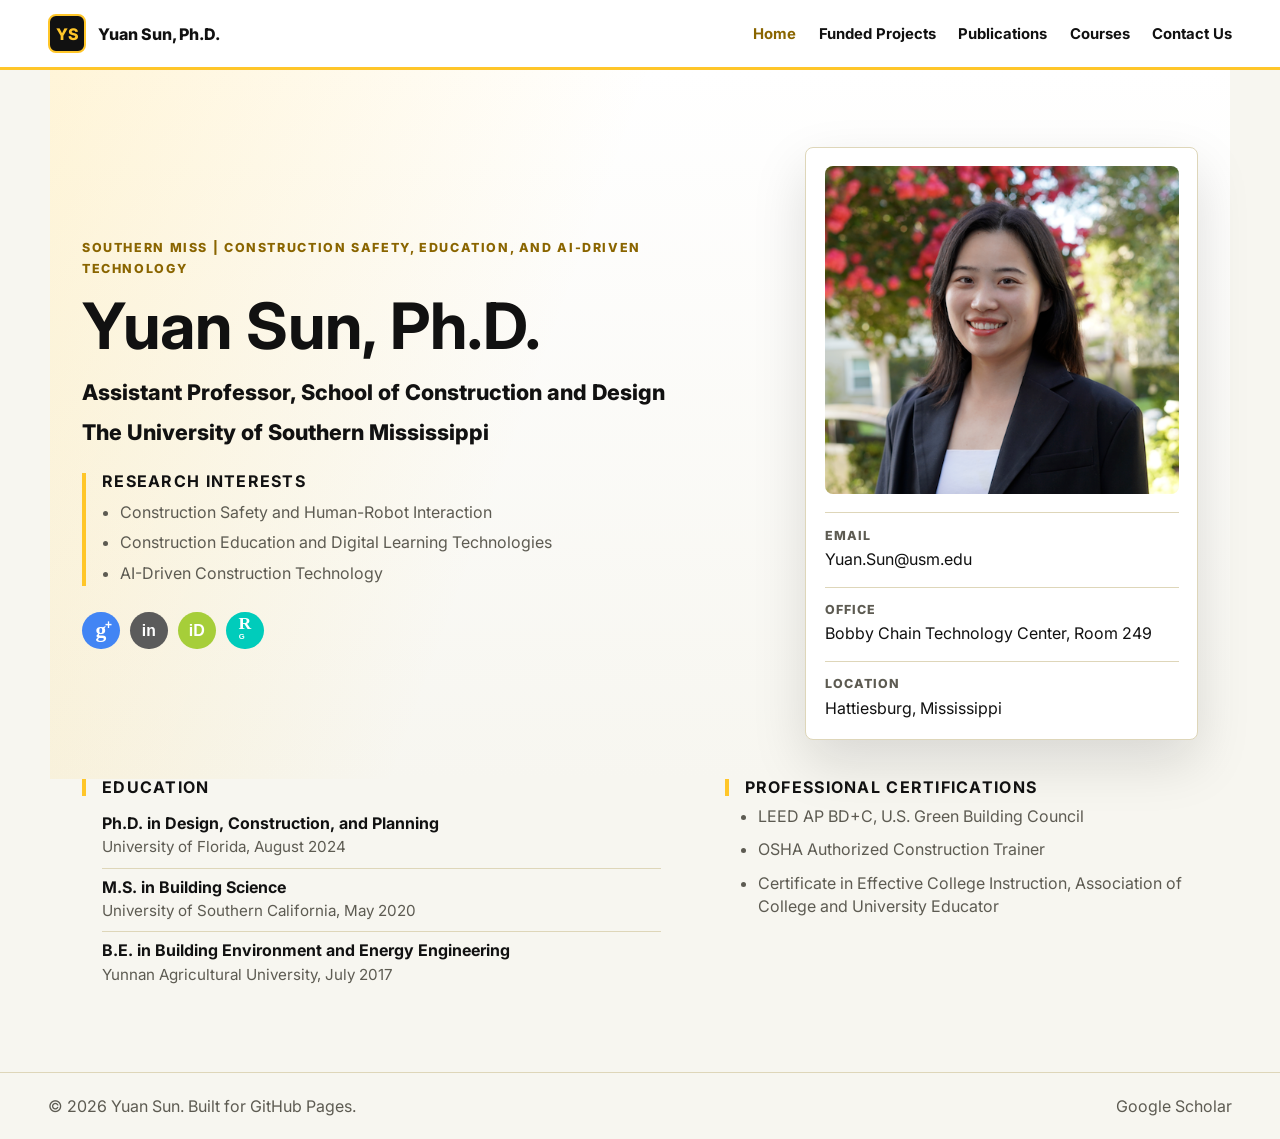
<file: index.html>
<!doctype html>
<html lang="en">
  <head>
    <meta charset="utf-8">
    <meta name="viewport" content="width=device-width, initial-scale=1">
    <meta name="description" content="Academic website for Yuan Sun, Ph.D., Assistant Professor at The University of Southern Mississippi.">
    <title>Yuan Sun, Ph.D. | Home</title>
    <link rel="preconnect" href="https://fonts.googleapis.com">
    <link rel="preconnect" href="https://fonts.gstatic.com" crossorigin>
    <link href="https://fonts.googleapis.com/css2?family=Inter:wght@400;500;600;700;800&display=swap" rel="stylesheet">
    <link rel="stylesheet" href="styles.css">
  </head>
  <body>
    <header class="site-header">
      <a class="brand" href="index.html" aria-label="Yuan Sun home">
        <span class="brand-mark">YS</span>
        <span>Yuan Sun, Ph.D.</span>
      </a>
      <button class="menu-toggle" type="button" aria-label="Open navigation" aria-expanded="false">
        <span></span><span></span><span></span>
      </button>
      <nav class="nav" aria-label="Primary navigation">
        <a class="active" href="index.html">Home</a>
        <a href="funded-projects.html">Funded Projects</a>
        <a href="publications.html">Publications</a>
        <a href="courses.html">Courses</a>
        <a href="contact.html">Contact Us</a>
      </nav>
    </header>

    <main>
      <section class="hero">
        <div class="hero-copy">
          <p class="eyebrow">Southern Miss | Construction safety, education, and AI-driven technology</p>
          <h1>Yuan Sun, Ph.D.</h1>
          <p class="hero-title">Assistant Professor, School of Construction and Design</p>
          <p class="hero-title">The University of Southern Mississippi</p>
          <div class="research-interests">
            <h2>Research Interests</h2>
            <ul>
              <li>Construction Safety and Human-Robot Interaction</li>
              <li>Construction Education and Digital Learning Technologies</li>
              <li>AI-Driven Construction Technology</li>
            </ul>
          </div>
          <div class="profile-links" aria-label="Academic and professional profiles">
            <a class="profile-link scholar" href="https://scholar.google.com/citations?user=ZSVhJ6EAAAAJ&hl=EN" target="_blank" rel="noreferrer" aria-label="Google Scholar profile" title="Google Scholar">
              <span>g</span>
              <strong>Google Scholar</strong>
            </a>
            <a class="profile-link linkedin" href="https://www.linkedin.com/in/yuan-sun-b4b125183/" target="_blank" rel="noreferrer" aria-label="LinkedIn profile" title="LinkedIn">
              <span>in</span>
              <strong>LinkedIn</strong>
            </a>
            <a class="profile-link orcid" href="https://orcid.org/0000-0001-5381-0857" target="_blank" rel="noreferrer" aria-label="ORCID profile" title="ORCiD">
              <span>iD</span>
              <strong>ORCiD</strong>
            </a>
            <a class="profile-link researchgate" href="https://www.researchgate.net/profile/Yuan-Sun-64" target="_blank" rel="noreferrer" aria-label="ResearchGate profile" title="ResearchGate">
              <span>R<sup>G</sup></span>
              <strong>ResearchGate</strong>
            </a>
          </div>
        </div>
        <aside class="profile-card" aria-label="Profile summary">
          <img class="profile-photo" src="Profile.png" alt="Yuan Sun">
          <dl class="facts">
            <div>
              <dt>Email</dt>
              <dd><a href="mailto:Yuan.Sun@usm.edu">Yuan.Sun@usm.edu</a></dd>
            </div>
            <div>
              <dt>Office</dt>
              <dd>Bobby Chain Technology Center, Room 249</dd>
            </div>
            <div>
              <dt>Location</dt>
              <dd>Hattiesburg, Mississippi</dd>
            </div>
          </dl>
        </aside>
      </section>

      <section class="section credentials-section compact">
        <div>
          <h2>Education</h2>
          <div class="education-list">
            <article>
              <h3>Ph.D. in Design, Construction, and Planning</h3>
              <p>University of Florida, August 2024</p>
            </article>
            <article>
              <h3>M.S. in Building Science</h3>
              <p>University of Southern California, May 2020</p>
            </article>
            <article>
              <h3>B.E. in Building Environment and Energy Engineering</h3>
              <p>Yunnan Agricultural University, July 2017</p>
            </article>
          </div>
        </div>
        <div>
          <h2>Professional Certifications</h2>
          <ul class="certification-list">
            <li>LEED AP BD+C, U.S. Green Building Council</li>
            <li>OSHA Authorized Construction Trainer</li>
            <li>Certificate in Effective College Instruction, Association of College and University Educator</li>
          </ul>
        </div>
      </section>

    </main>

    <footer class="site-footer">
      <p>&copy; <span id="year"></span> Yuan Sun. Built for GitHub Pages.</p>
      <a href="https://scholar.google.com/citations?user=ZSVhJ6EAAAAJ&hl=EN" target="_blank" rel="noreferrer">Google Scholar</a>
    </footer>
    <script src="script.js"></script>
  </body>
</html>
</file>
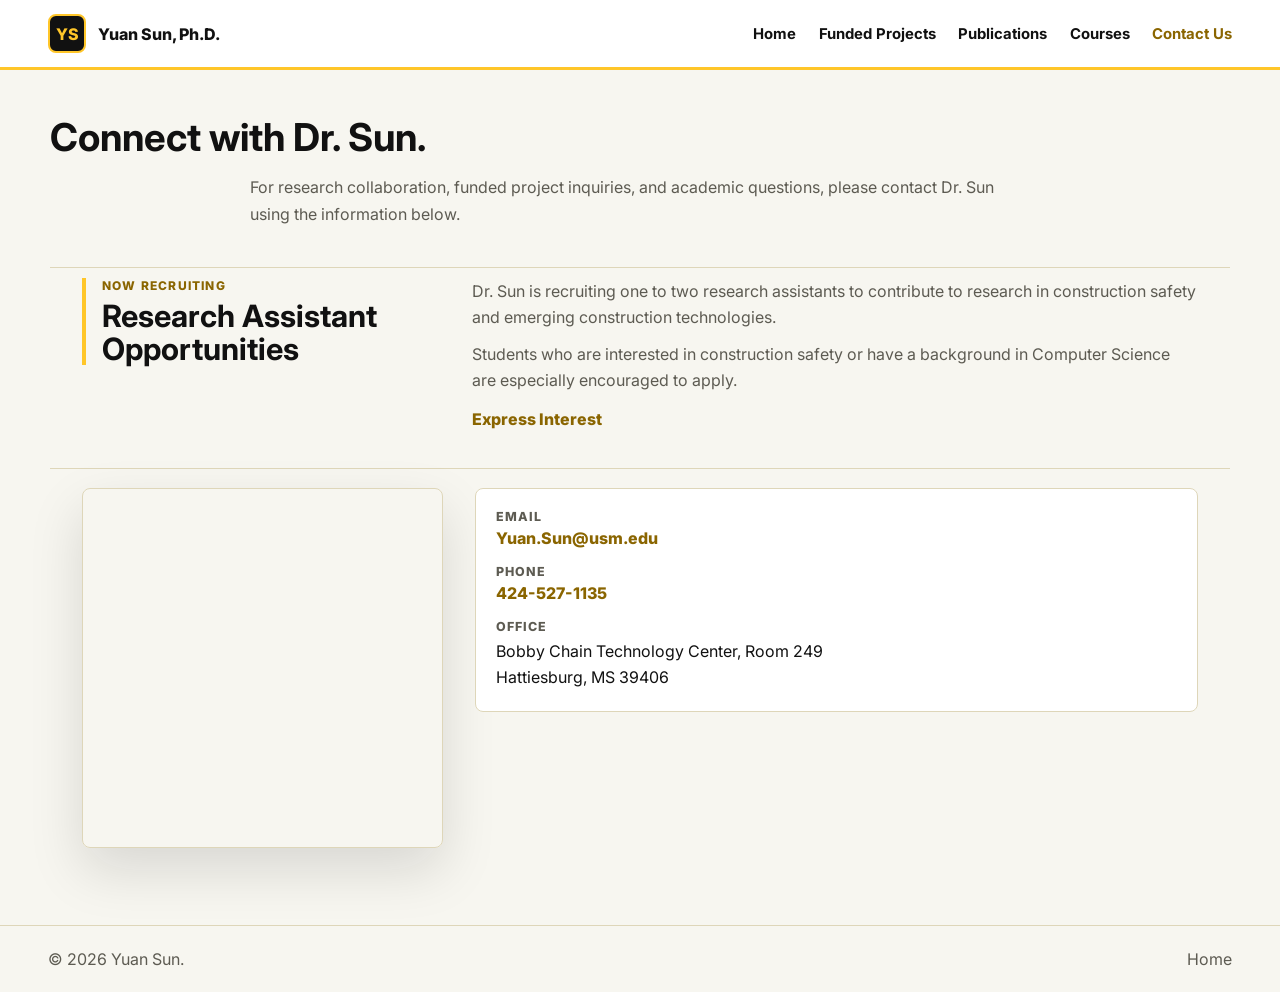
<file: contact.html>
<!doctype html>
<html lang="en">
  <head>
    <meta charset="utf-8">
    <meta name="viewport" content="width=device-width, initial-scale=1">
    <meta name="description" content="Contact information for Yuan Sun, Ph.D.">
    <title>Yuan Sun, Ph.D. | Contact Us</title>
    <link rel="preconnect" href="https://fonts.googleapis.com">
    <link rel="preconnect" href="https://fonts.gstatic.com" crossorigin>
    <link href="https://fonts.googleapis.com/css2?family=Inter:wght@400;500;600;700;800&display=swap" rel="stylesheet">
    <link rel="stylesheet" href="styles.css">
  </head>
  <body>
    <header class="site-header">
      <a class="brand" href="index.html"><span class="brand-mark">YS</span><span>Yuan Sun, Ph.D.</span></a>
      <button class="menu-toggle" type="button" aria-label="Open navigation" aria-expanded="false"><span></span><span></span><span></span></button>
      <nav class="nav" aria-label="Primary navigation">
        <a href="index.html">Home</a>
        <a href="funded-projects.html">Funded Projects</a>
        <a href="publications.html">Publications</a>
        <a href="courses.html">Courses</a>
        <a class="active" href="contact.html">Contact Us</a>
      </nav>
    </header>

    <main class="page">
      <section class="page-header">
        <h1>Connect with Dr. Sun.</h1>
        <p>For research collaboration, funded project inquiries, and academic questions, please contact Dr. Sun using the information below.</p>
      </section>

      <section class="section opportunity-section">
        <div class="opportunity-heading">
          <span>Now Recruiting</span>
          <h2>Research Assistant Opportunities</h2>
        </div>
        <div class="opportunity-copy">
          <p>Dr. Sun is recruiting one to two research assistants to contribute to research in construction safety and emerging construction technologies.</p>
          <p>Students who are interested in construction safety or have a background in Computer Science are especially encouraged to apply.</p>
          <a href="mailto:Yuan.Sun@usm.edu?subject=Research%20Assistant%20Opportunity">Express Interest</a>
        </div>
      </section>

      <section class="section contact-layout">
        <iframe
          class="map-frame"
          title="Map to Bobby Chain Technology Center"
          src="https://www.google.com/maps?q=Bobby%20Chain%20Technology%20Center%2C%20Hattiesburg%2C%20MS%2039406&output=embed"
          loading="lazy"
          referrerpolicy="no-referrer-when-downgrade"></iframe>
        <div class="contact-card">
          <div>
            <span>Email</span>
            <a href="mailto:Yuan.Sun@usm.edu">Yuan.Sun@usm.edu</a>
          </div>
          <div>
            <span>Phone</span>
            <a href="tel:+14245271135">424-527-1135</a>
          </div>
          <div>
            <span>Office</span>
            <p>Bobby Chain Technology Center, Room 249<br>Hattiesburg, MS 39406</p>
          </div>
        </div>
      </section>
    </main>

    <footer class="site-footer"><p>&copy; <span id="year"></span> Yuan Sun.</p><a href="index.html">Home</a></footer>
    <script src="script.js"></script>
  </body>
</html>
</file>
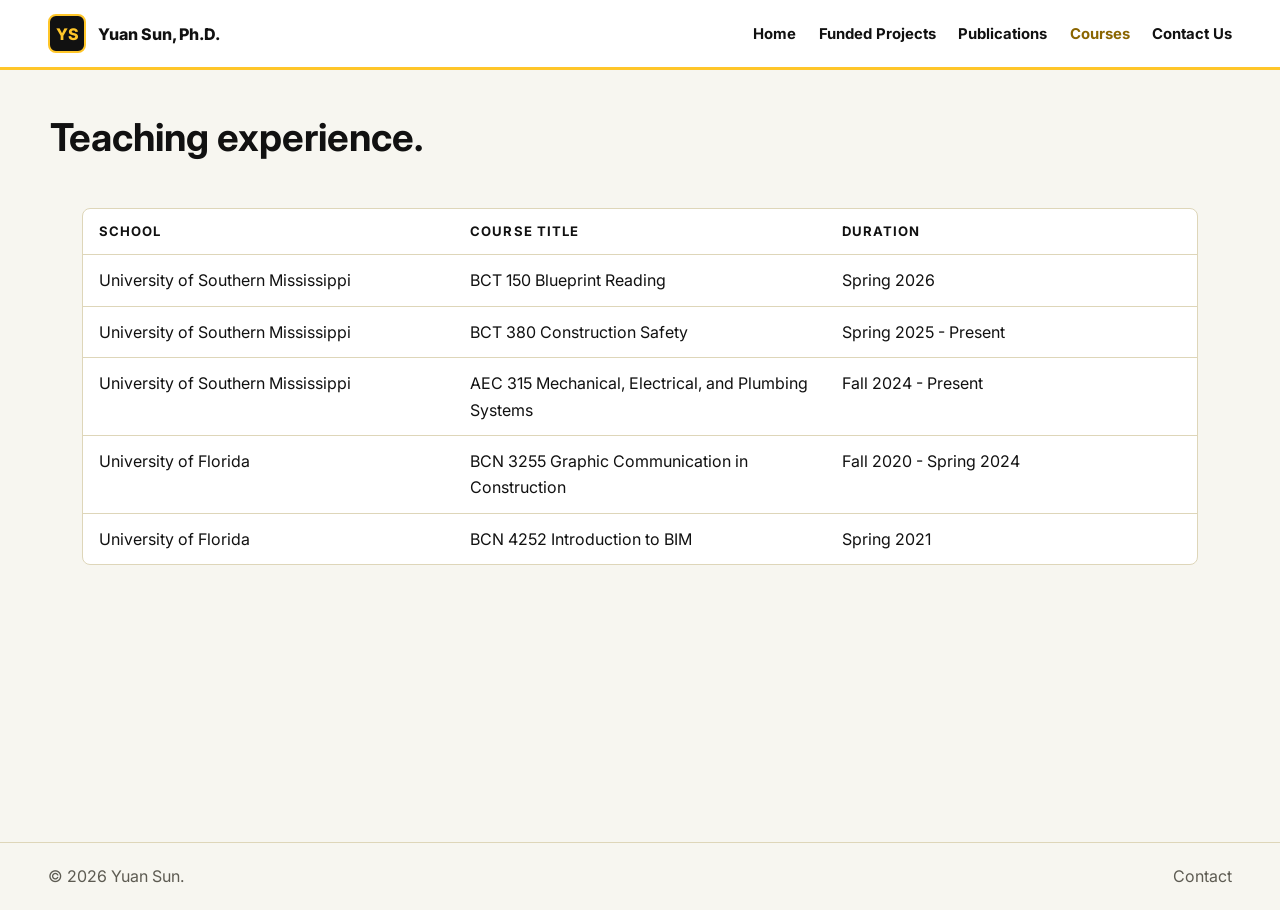
<file: courses.html>
<!doctype html>
<html lang="en">
  <head>
    <meta charset="utf-8">
    <meta name="viewport" content="width=device-width, initial-scale=1">
    <meta name="description" content="Teaching experience and courses by Yuan Sun, Ph.D.">
    <title>Yuan Sun, Ph.D. | Courses</title>
    <link rel="preconnect" href="https://fonts.googleapis.com">
    <link rel="preconnect" href="https://fonts.gstatic.com" crossorigin>
    <link href="https://fonts.googleapis.com/css2?family=Inter:wght@400;500;600;700;800&display=swap" rel="stylesheet">
    <link rel="stylesheet" href="styles.css">
  </head>
  <body>
    <header class="site-header">
      <a class="brand" href="index.html"><span class="brand-mark">YS</span><span>Yuan Sun, Ph.D.</span></a>
      <button class="menu-toggle" type="button" aria-label="Open navigation" aria-expanded="false"><span></span><span></span><span></span></button>
      <nav class="nav" aria-label="Primary navigation">
        <a href="index.html">Home</a>
        <a href="funded-projects.html">Funded Projects</a>
        <a href="publications.html">Publications</a>
        <a class="active" href="courses.html">Courses</a>
        <a href="contact.html">Contact Us</a>
      </nav>
    </header>

    <main class="page">
      <section class="page-header">
        <h1>Teaching experience.</h1>
      </section>

      <section class="section">
        <div class="table-wrap">
          <table>
            <thead>
              <tr>
                <th>School</th>
                <th>Course Title</th>
                <th>Duration</th>
              </tr>
            </thead>
            <tbody>
              <tr><td>University of Southern Mississippi</td><td>BCT 150 Blueprint Reading</td><td>Spring 2026</td></tr>
              <tr><td>University of Southern Mississippi</td><td>BCT 380 Construction Safety</td><td>Spring 2025 - Present</td></tr>
              <tr><td>University of Southern Mississippi</td><td>AEC 315 Mechanical, Electrical, and Plumbing Systems</td><td>Fall 2024 - Present</td></tr>
              <tr><td>University of Florida</td><td>BCN 3255 Graphic Communication in Construction</td><td>Fall 2020 - Spring 2024</td></tr>
              <tr><td>University of Florida</td><td>BCN 4252 Introduction to BIM</td><td>Spring 2021</td></tr>
            </tbody>
          </table>
        </div>
      </section>

    </main>

    <footer class="site-footer"><p>&copy; <span id="year"></span> Yuan Sun.</p><a href="contact.html">Contact</a></footer>
    <script src="script.js"></script>
  </body>
</html>
</file>
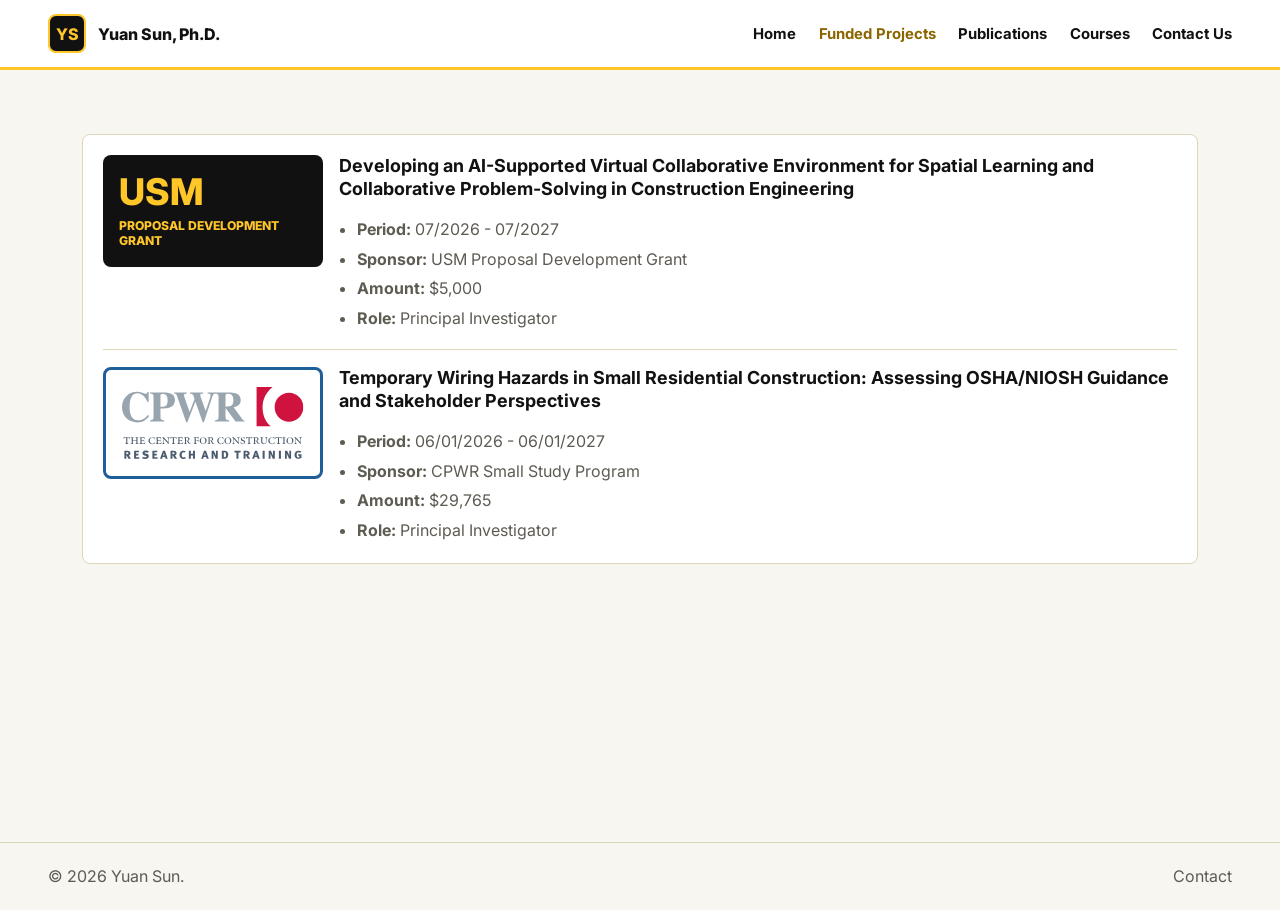
<file: funded-projects.html>
<!doctype html>
<html lang="en">
  <head>
    <meta charset="utf-8">
    <meta name="viewport" content="width=device-width, initial-scale=1">
    <meta name="description" content="Funded and participated research projects by Yuan Sun, Ph.D.">
    <title>Yuan Sun, Ph.D. | Funded Projects</title>
    <link rel="preconnect" href="https://fonts.googleapis.com">
    <link rel="preconnect" href="https://fonts.gstatic.com" crossorigin>
    <link href="https://fonts.googleapis.com/css2?family=Inter:wght@400;500;600;700;800&display=swap" rel="stylesheet">
    <link rel="stylesheet" href="styles.css">
  </head>
  <body>
    <header class="site-header">
      <a class="brand" href="index.html"><span class="brand-mark">YS</span><span>Yuan Sun, Ph.D.</span></a>
      <button class="menu-toggle" type="button" aria-label="Open navigation" aria-expanded="false"><span></span><span></span><span></span></button>
      <nav class="nav" aria-label="Primary navigation">
        <a href="index.html">Home</a>
        <a class="active" href="funded-projects.html">Funded Projects</a>
        <a href="publications.html">Publications</a>
        <a href="courses.html">Courses</a>
        <a href="contact.html">Contact Us</a>
      </nav>
    </header>

    <main class="page">
      <section class="section page-first">
        <div class="project-list">
          <article class="project-row">
            <div class="funding-logo usm-logo" aria-label="USM Proposal Development Grant logo">
              <span>USM</span>
              <small>Proposal Development Grant</small>
            </div>
            <div>
              <h3>Developing an AI-Supported Virtual Collaborative Environment for Spatial Learning and Collaborative Problem-Solving in Construction Engineering</h3>
              <ul class="project-meta">
                <li><strong>Period:</strong> 07/2026 - 07/2027</li>
                <li><strong>Sponsor:</strong> USM Proposal Development Grant</li>
                <li><strong>Amount:</strong> $5,000</li>
                <li><strong>Role:</strong> Principal Investigator</li>
              </ul>
            </div>
          </article>
          <article class="project-row">
            <div class="funding-logo cpwr-logo" aria-label="CPWR logo">
              <img src="assets/cpwr-logo.svg" alt="CPWR logo">
            </div>
            <div>
              <h3>Temporary Wiring Hazards in Small Residential Construction: Assessing OSHA/NIOSH Guidance and Stakeholder Perspectives</h3>
              <ul class="project-meta">
                <li><strong>Period:</strong> 06/01/2026 - 06/01/2027</li>
                <li><strong>Sponsor:</strong> CPWR Small Study Program</li>
                <li><strong>Amount:</strong> $29,765</li>
                <li><strong>Role:</strong> Principal Investigator</li>
              </ul>
            </div>
          </article>
        </div>
      </section>
    </main>

    <footer class="site-footer"><p>&copy; <span id="year"></span> Yuan Sun.</p><a href="contact.html">Contact</a></footer>
    <script src="script.js"></script>
  </body>
</html>
</file>
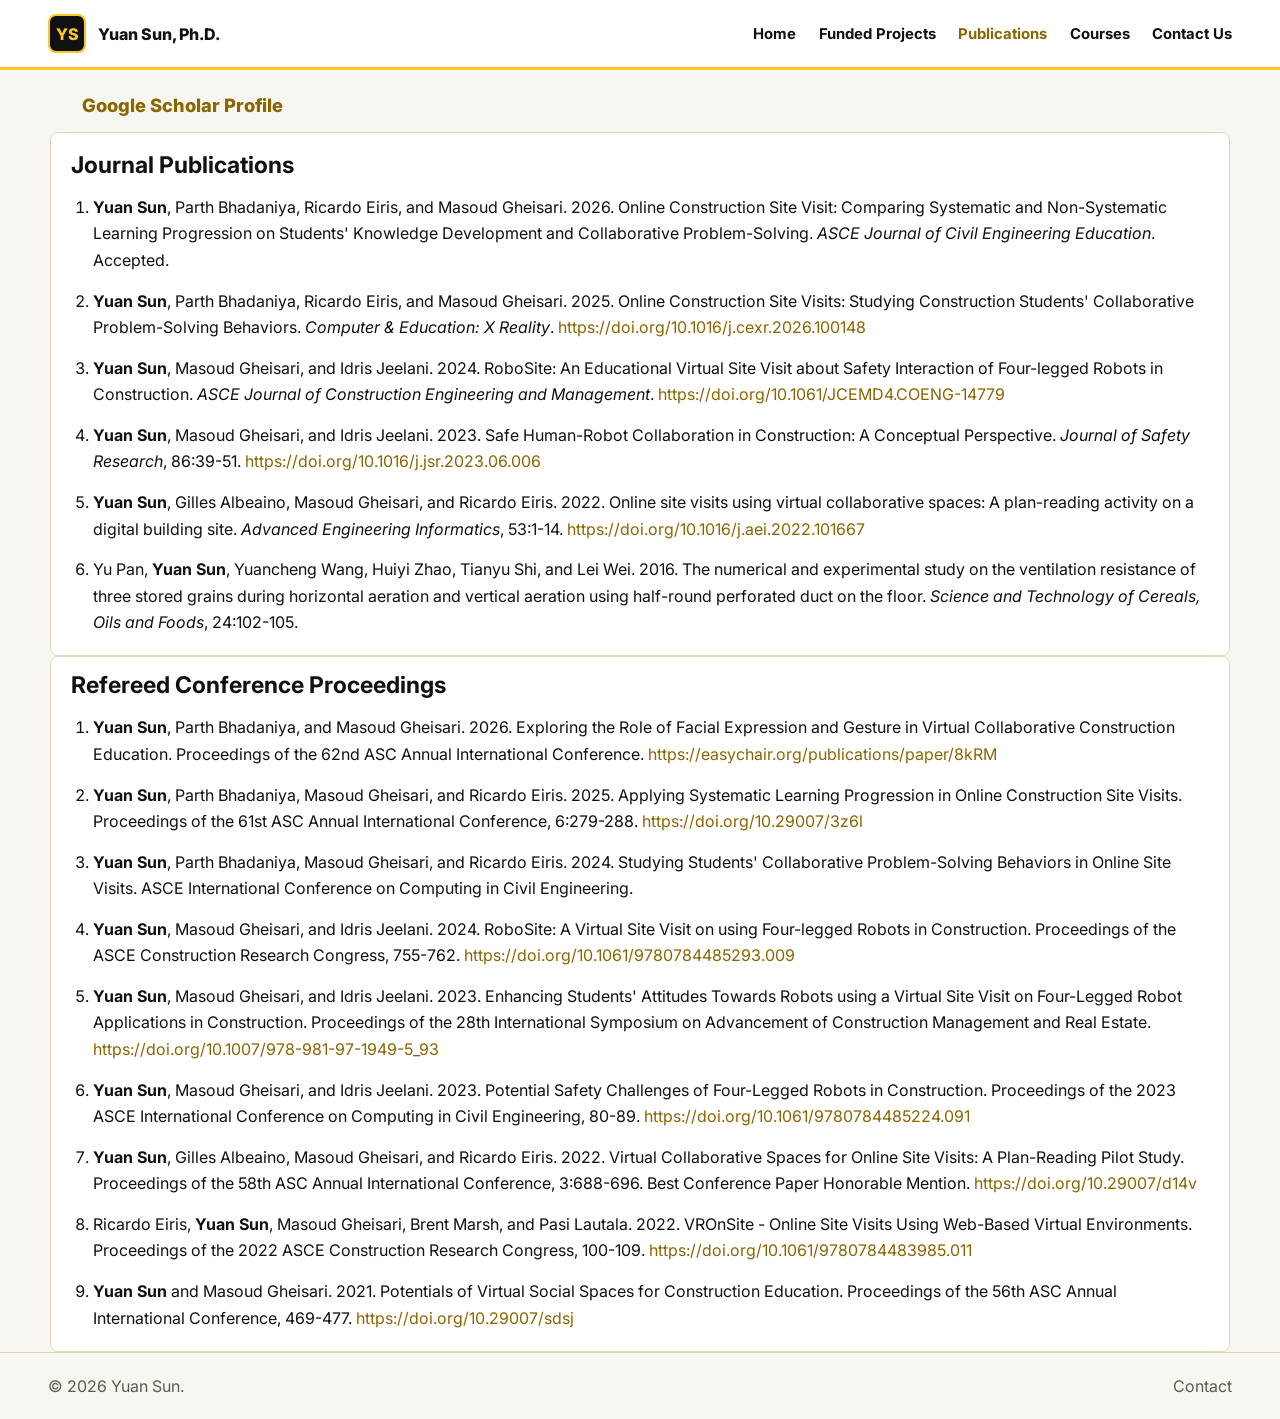
<file: publications.html>
<!doctype html>
<html lang="en">
  <head>
    <meta charset="utf-8">
    <meta name="viewport" content="width=device-width, initial-scale=1">
    <meta name="description" content="Publications by Yuan Sun, Ph.D.">
    <title>Yuan Sun, Ph.D. | Publications</title>
    <link rel="preconnect" href="https://fonts.googleapis.com">
    <link rel="preconnect" href="https://fonts.gstatic.com" crossorigin>
    <link href="https://fonts.googleapis.com/css2?family=Inter:wght@400;500;600;700;800&display=swap" rel="stylesheet">
    <link rel="stylesheet" href="styles.css">
  </head>
  <body>
    <header class="site-header">
      <a class="brand" href="index.html"><span class="brand-mark">YS</span><span>Yuan Sun, Ph.D.</span></a>
      <button class="menu-toggle" type="button" aria-label="Open navigation" aria-expanded="false"><span></span><span></span><span></span></button>
      <nav class="nav" aria-label="Primary navigation">
        <a href="index.html">Home</a>
        <a href="funded-projects.html">Funded Projects</a>
        <a class="active" href="publications.html">Publications</a>
        <a href="courses.html">Courses</a>
        <a href="contact.html">Contact Us</a>
      </nav>
    </header>

    <main class="page">
      <section class="publication-top">
        <a href="https://scholar.google.com/citations?user=ZSVhJ6EAAAAJ&hl=EN" target="_blank" rel="noreferrer">Google Scholar Profile</a>
      </section>

      <section class="section publication-section">
        <h2>Journal Publications</h2>
        <ol class="publication-list">
          <li><strong>Yuan Sun</strong>, Parth Bhadaniya, Ricardo Eiris, and Masoud Gheisari. 2026. Online Construction Site Visit: Comparing Systematic and Non-Systematic Learning Progression on Students' Knowledge Development and Collaborative Problem-Solving. <em>ASCE Journal of Civil Engineering Education</em>. Accepted.</li>
          <li><strong>Yuan Sun</strong>, Parth Bhadaniya, Ricardo Eiris, and Masoud Gheisari. 2025. Online Construction Site Visits: Studying Construction Students' Collaborative Problem-Solving Behaviors. <em>Computer &amp; Education: X Reality</em>. <a href="https://doi.org/10.1016/j.cexr.2026.100148" target="_blank" rel="noreferrer">https://doi.org/10.1016/j.cexr.2026.100148</a></li>
          <li><strong>Yuan Sun</strong>, Masoud Gheisari, and Idris Jeelani. 2024. RoboSite: An Educational Virtual Site Visit about Safety Interaction of Four-legged Robots in Construction. <em>ASCE Journal of Construction Engineering and Management</em>. <a href="https://doi.org/10.1061/JCEMD4.COENG-14779" target="_blank" rel="noreferrer">https://doi.org/10.1061/JCEMD4.COENG-14779</a></li>
          <li><strong>Yuan Sun</strong>, Masoud Gheisari, and Idris Jeelani. 2023. Safe Human-Robot Collaboration in Construction: A Conceptual Perspective. <em>Journal of Safety Research</em>, 86:39-51. <a href="https://doi.org/10.1016/j.jsr.2023.06.006" target="_blank" rel="noreferrer">https://doi.org/10.1016/j.jsr.2023.06.006</a></li>
          <li><strong>Yuan Sun</strong>, Gilles Albeaino, Masoud Gheisari, and Ricardo Eiris. 2022. Online site visits using virtual collaborative spaces: A plan-reading activity on a digital building site. <em>Advanced Engineering Informatics</em>, 53:1-14. <a href="https://doi.org/10.1016/j.aei.2022.101667" target="_blank" rel="noreferrer">https://doi.org/10.1016/j.aei.2022.101667</a></li>
          <li>Yu Pan, <strong>Yuan Sun</strong>, Yuancheng Wang, Huiyi Zhao, Tianyu Shi, and Lei Wei. 2016. The numerical and experimental study on the ventilation resistance of three stored grains during horizontal aeration and vertical aeration using half-round perforated duct on the floor. <em>Science and Technology of Cereals, Oils and Foods</em>, 24:102-105.</li>
        </ol>
      </section>

      <section class="section publication-section">
        <h2>Refereed Conference Proceedings</h2>
        <ol class="publication-list">
          <li><strong>Yuan Sun</strong>, Parth Bhadaniya, and Masoud Gheisari. 2026. Exploring the Role of Facial Expression and Gesture in Virtual Collaborative Construction Education. Proceedings of the 62nd ASC Annual International Conference. <a href="https://easychair.org/publications/paper/8kRM" target="_blank" rel="noreferrer">https://easychair.org/publications/paper/8kRM</a></li>
          <li><strong>Yuan Sun</strong>, Parth Bhadaniya, Masoud Gheisari, and Ricardo Eiris. 2025. Applying Systematic Learning Progression in Online Construction Site Visits. Proceedings of the 61st ASC Annual International Conference, 6:279-288. <a href="https://doi.org/10.29007/3z6l" target="_blank" rel="noreferrer">https://doi.org/10.29007/3z6l</a></li>
          <li><strong>Yuan Sun</strong>, Parth Bhadaniya, Masoud Gheisari, and Ricardo Eiris. 2024. Studying Students' Collaborative Problem-Solving Behaviors in Online Site Visits. ASCE International Conference on Computing in Civil Engineering.</li>
          <li><strong>Yuan Sun</strong>, Masoud Gheisari, and Idris Jeelani. 2024. RoboSite: A Virtual Site Visit on using Four-legged Robots in Construction. Proceedings of the ASCE Construction Research Congress, 755-762. <a href="https://doi.org/10.1061/9780784485293.009" target="_blank" rel="noreferrer">https://doi.org/10.1061/9780784485293.009</a></li>
          <li><strong>Yuan Sun</strong>, Masoud Gheisari, and Idris Jeelani. 2023. Enhancing Students' Attitudes Towards Robots using a Virtual Site Visit on Four-Legged Robot Applications in Construction. Proceedings of the 28th International Symposium on Advancement of Construction Management and Real Estate. <a href="https://doi.org/10.1007/978-981-97-1949-5_93" target="_blank" rel="noreferrer">https://doi.org/10.1007/978-981-97-1949-5_93</a></li>
          <li><strong>Yuan Sun</strong>, Masoud Gheisari, and Idris Jeelani. 2023. Potential Safety Challenges of Four-Legged Robots in Construction. Proceedings of the 2023 ASCE International Conference on Computing in Civil Engineering, 80-89. <a href="https://doi.org/10.1061/9780784485224.091" target="_blank" rel="noreferrer">https://doi.org/10.1061/9780784485224.091</a></li>
          <li><strong>Yuan Sun</strong>, Gilles Albeaino, Masoud Gheisari, and Ricardo Eiris. 2022. Virtual Collaborative Spaces for Online Site Visits: A Plan-Reading Pilot Study. Proceedings of the 58th ASC Annual International Conference, 3:688-696. Best Conference Paper Honorable Mention. <a href="https://doi.org/10.29007/d14v" target="_blank" rel="noreferrer">https://doi.org/10.29007/d14v</a></li>
          <li>Ricardo Eiris, <strong>Yuan Sun</strong>, Masoud Gheisari, Brent Marsh, and Pasi Lautala. 2022. VROnSite - Online Site Visits Using Web-Based Virtual Environments. Proceedings of the 2022 ASCE Construction Research Congress, 100-109. <a href="https://doi.org/10.1061/9780784483985.011" target="_blank" rel="noreferrer">https://doi.org/10.1061/9780784483985.011</a></li>
          <li><strong>Yuan Sun</strong> and Masoud Gheisari. 2021. Potentials of Virtual Social Spaces for Construction Education. Proceedings of the 56th ASC Annual International Conference, 469-477. <a href="https://doi.org/10.29007/sdsj" target="_blank" rel="noreferrer">https://doi.org/10.29007/sdsj</a></li>
        </ol>
      </section>
    </main>

    <footer class="site-footer"><p>&copy; <span id="year"></span> Yuan Sun.</p><a href="contact.html">Contact</a></footer>
    <script src="script.js"></script>
  </body>
</html>
</file>
<file: styles.css>
:root {
  --bg: #f7f6f0;
  --surface: #ffffff;
  --surface-soft: #f0ead4;
  --text: #111111;
  --muted: #5d5b52;
  --line: #ded6b9;
  --accent: #ffc629;
  --accent-dark: #8a6500;
  --gold: #ffc629;
  --black: #111111;
  --shadow: 0 22px 54px rgba(17, 17, 17, 0.13);
}

* {
  box-sizing: border-box;
}

html {
  scroll-behavior: smooth;
}

body {
  margin: 0;
  background: var(--bg);
  color: var(--text);
  font-family: Inter, system-ui, -apple-system, BlinkMacSystemFont, "Segoe UI", sans-serif;
  letter-spacing: 0;
}

a {
  color: inherit;
  text-decoration: none;
}

a:hover,
.nav a.active,
.page-header a,
.publication-list a,
.contact-card a {
  color: var(--accent-dark);
}

.site-header {
  align-items: center;
  background: rgba(255, 255, 255, 0.96);
  border-bottom: 3px solid var(--gold);
  display: grid;
  gap: 1rem;
  grid-template-columns: auto 1fr;
  left: 0;
  padding: 0.9rem clamp(1rem, 4vw, 3rem);
  position: sticky;
  right: 0;
  top: 0;
  z-index: 20;
}

.brand,
.nav,
.hero-actions,
.profile-links,
.site-footer {
  align-items: center;
  display: flex;
}

.brand {
  gap: 0.7rem;
  font-weight: 800;
}

.brand-mark,
.avatar {
  align-items: center;
  background: var(--black);
  border: 2px solid var(--gold);
  border-radius: 8px;
  color: var(--gold);
  display: grid;
  font-weight: 800;
  height: 2.4rem;
  justify-content: center;
  width: 2.4rem;
}

.nav {
  color: var(--black);
  font-size: 0.93rem;
  font-weight: 700;
  gap: clamp(0.75rem, 2vw, 1.4rem);
  justify-content: flex-end;
}

.menu-toggle {
  background: var(--surface);
  border: 1px solid var(--line);
  border-radius: 8px;
  display: none;
  height: 2.5rem;
  justify-self: end;
  padding: 0.55rem;
  width: 2.5rem;
}

.menu-toggle span {
  background: var(--text);
  display: block;
  height: 2px;
  margin: 4px 0;
  width: 100%;
}

.hero,
.page-header,
.section {
  margin-inline: auto;
  max-width: 1180px;
  padding: clamp(2.5rem, 6vw, 5rem) clamp(1rem, 4vw, 2rem);
}

.page-first {
  padding-top: clamp(2rem, 5vw, 4rem);
}

.hero {
  align-items: center;
  display: grid;
  background:
    linear-gradient(110deg, rgba(255, 198, 41, 0.18), transparent 42%),
    linear-gradient(180deg, #ffffff, var(--bg));
  gap: clamp(2rem, 6vw, 5rem);
  grid-template-columns: minmax(0, 1.12fr) minmax(290px, 0.68fr);
  min-height: 0;
  padding-bottom: clamp(1.5rem, 3vw, 2.5rem);
}

.page {
  min-height: calc(100vh - 8rem);
}

.page-header {
  max-width: none;
  padding-bottom: clamp(0.9rem, 2vw, 1.5rem);
  padding-top: clamp(1.7rem, 4vw, 3rem);
}

.page-header > * {
  margin-left: auto;
  margin-right: auto;
  max-width: 1180px;
}

.page-header p:last-child {
  color: var(--muted);
  font-size: 1rem;
  max-width: 780px;
}

.eyebrow {
  color: var(--accent-dark);
  font-size: 0.78rem;
  font-weight: 800;
  letter-spacing: 0.13em;
  margin: 0 0 0.9rem;
  text-transform: uppercase;
}

h1,
h2,
h3,
p {
  margin-top: 0;
}

h1 {
  font-size: clamp(2.35rem, 5vw, 4.25rem);
  line-height: 1;
  margin-bottom: 1.1rem;
}

.page-header h1 {
  font-size: clamp(1.65rem, 3vw, 2.45rem);
}

h2 {
  font-size: clamp(1.55rem, 3vw, 3rem);
  line-height: 1.08;
  margin-bottom: 1rem;
}

h3 {
  font-size: 1.12rem;
  line-height: 1.25;
  margin-bottom: 0.5rem;
}

p,
li,
dd,
td,
th {
  line-height: 1.65;
}

.hero-title {
  color: var(--black);
  font-size: clamp(1.1rem, 2vw, 1.35rem);
  font-weight: 800;
  margin-bottom: 0.25rem;
}

.hero-text {
  color: var(--muted);
  font-size: 1.12rem;
  max-width: 44rem;
}

.research-interests {
  border-left: 4px solid var(--gold);
  margin-top: 1.4rem;
  max-width: 48rem;
  padding-left: 1rem;
}

.research-interests h2 {
  font-size: 1rem;
  letter-spacing: 0.08em;
  margin-bottom: 0.55rem;
  text-transform: uppercase;
}

.research-interests ul {
  color: var(--muted);
  display: grid;
  gap: 0.25rem;
  margin: 0;
  padding-left: 1.1rem;
}

.hero-actions {
  flex-wrap: wrap;
  gap: 0.8rem;
  margin-top: 2rem;
}

.profile-links {
  flex-wrap: wrap;
  gap: 0.65rem;
  margin-top: 1.6rem;
}

.profile-link {
  align-items: center;
  border-radius: 999px;
  display: inline-flex;
  height: 2.35rem;
  justify-content: center;
  width: 2.35rem;
}

.profile-link span {
  align-items: center;
  border-radius: 999px;
  color: #ffffff;
  display: grid;
  font-family: Arial, Helvetica, sans-serif;
  font-size: 1rem;
  font-weight: 800;
  height: 2.35rem;
  justify-content: center;
  line-height: 1;
  min-width: 2.35rem;
  text-transform: none;
}

.profile-link strong {
  clip: rect(0 0 0 0);
  clip-path: inset(50%);
  height: 1px;
  overflow: hidden;
  position: absolute;
  white-space: nowrap;
  width: 1px;
}

.profile-link.scholar span {
  background: #4285f4;
  font-family: Georgia, "Times New Roman", serif;
  font-size: 1.35rem;
  font-weight: 700;
  position: relative;
}

.profile-link.scholar span::after {
  content: "+";
  font-family: Arial, Helvetica, sans-serif;
  font-size: 0.75rem;
  font-weight: 800;
  position: absolute;
  right: 0.47rem;
  top: 0.48rem;
}

.profile-link.linkedin span {
  background: #5b5b5b;
  font-size: 0.98rem;
}

.profile-link.orcid span {
  background: #a6ce39;
  color: #ffffff;
  font-size: 1rem;
}

.profile-link.researchgate span {
  background: #00ccbb;
  color: #ffffff;
  font-family: Georgia, "Times New Roman", serif;
  font-size: 1.1rem;
  position: relative;
}

.profile-link.researchgate sup {
  font-family: Arial, Helvetica, sans-serif;
  font-size: 0.48rem;
  margin-left: 0.02rem;
  position: relative;
  top: -0.35rem;
}

.button {
  border-radius: 8px;
  display: inline-flex;
  font-weight: 800;
  justify-content: center;
  min-height: 2.9rem;
  padding: 0.85rem 1rem;
}

.button.primary {
  background: var(--black);
  color: var(--gold);
}

.button.secondary {
  background: var(--surface);
  border: 1px solid var(--line);
}

.profile-card,
.person-card,
.course-list article,
.contact-card,
.publication-section,
.table-wrap {
  background: var(--surface);
  border: 1px solid var(--line);
  border-radius: 8px;
}

.feature-grid article {
  border-radius: 8px;
}

.profile-card {
  box-shadow: var(--shadow);
  padding: 1.15rem;
}

.profile-photo {
  aspect-ratio: 1.08;
  border-radius: 8px;
  display: block;
  object-fit: cover;
  object-position: center top;
  width: 100%;
}

.facts {
  margin: 1.15rem 0 0;
}

.facts div {
  border-top: 1px solid var(--line);
  padding: 0.9rem 0;
}

.facts div:last-child {
  padding-bottom: 0;
}

dt,
.tag,
.role,
.time {
  color: var(--muted);
  font-size: 0.78rem;
  font-weight: 800;
  letter-spacing: 0.08em;
  text-transform: uppercase;
}

dd {
  margin: 0.2rem 0 0;
}

.feature-grid,
.timeline,
.course-list {
  display: grid;
  gap: 1rem;
}

.feature-grid {
  grid-template-columns: repeat(3, minmax(0, 1fr));
}

.feature-grid.two {
  grid-template-columns: repeat(2, minmax(0, 1fr));
}

.feature-grid.one {
  grid-template-columns: minmax(0, 1fr);
}

.feature-grid article,
.course-list article,
.person-card,
.publication-section,
.contact-card {
  padding: 1.25rem;
}

.feature-grid p,
.section-heading p,
.project-row p,
.course-list p,
.person-card p,
.contact-card span,
.timeline p {
  color: var(--muted);
}

.two-column {
  display: grid;
  gap: clamp(2rem, 6vw, 5rem);
  grid-template-columns: 0.42fr 1fr;
}

.compact {
  padding-top: 0;
}

.credentials-section {
  display: grid;
  gap: clamp(2rem, 5vw, 4rem);
  grid-template-columns: minmax(0, 1.1fr) minmax(280px, 0.9fr);
  max-width: 1180px;
}

.credentials-section h2 {
  border-left: 4px solid var(--gold);
  font-size: 1rem;
  letter-spacing: 0.08em;
  margin-bottom: 0.55rem;
  padding-left: 1rem;
  text-transform: uppercase;
}

.section-heading {
  max-width: 34rem;
}

.section-heading.wide {
  max-width: 780px;
}

.person-card {
  display: grid;
  gap: 1rem;
  grid-template-columns: auto 1fr;
}

.person-card.featured {
  border-color: var(--gold);
}

.avatar {
  background: var(--surface-soft);
  color: var(--black);
}

.avatar-photo {
  border-radius: 8px;
  height: 5rem;
  object-fit: cover;
  object-position: center top;
  width: 5rem;
}

.timeline article,
.project-row {
  border-bottom: 1px solid var(--line);
  padding: 1.1rem 0;
}

.education-list {
  display: grid;
  gap: 0;
  padding-left: 1.25rem;
}

.certification-list {
  color: var(--muted);
  display: grid;
  gap: 0.65rem;
  margin: 0;
  padding-left: 2.1rem;
}

.certification-list li {
  line-height: 1.45;
}

.education-list article {
  border-bottom: 1px solid var(--line);
  padding: 0.5rem 0;
}

.education-list article:last-child {
  border-bottom: 0;
}

.education-list h3 {
  font-size: 1rem;
  margin-bottom: 0.1rem;
}

.education-list p {
  color: var(--muted);
  font-size: 0.95rem;
  margin-bottom: 0;
}

.timeline article:first-child,
.project-row:first-child {
  padding-top: 0;
}

.timeline article:last-child,
.project-row:last-child {
  border-bottom: 0;
  padding-bottom: 0;
}

.project-list {
  background: var(--surface);
  border: 1px solid var(--line);
  border-radius: 8px;
  padding: 1.25rem;
}

.project-row {
  align-items: start;
  display: grid;
  gap: 1rem;
  grid-template-columns: 220px 1fr;
}

.funding-logo {
  align-items: center;
  border-radius: 8px;
  display: grid;
  min-height: 7rem;
  padding: 1rem;
}

.funding-logo span {
  font-size: 2.3rem;
  font-weight: 800;
  line-height: 1;
}

.funding-logo small {
  display: block;
  font-size: 0.76rem;
  font-weight: 800;
  line-height: 1.25;
  text-transform: uppercase;
}

.usm-logo {
  background: var(--black);
  color: var(--gold);
}

.cpwr-logo {
  background: #ffffff;
  border: 3px solid #1f5f99;
  color: #1f5f99;
}

.cpwr-logo img {
  display: block;
  max-height: 4.5rem;
  max-width: 100%;
  object-fit: contain;
}

.project-meta {
  color: var(--muted);
  display: grid;
  gap: 0.2rem;
  margin: 1rem 0 0;
  padding-left: 1.1rem;
}

.publication-section + .publication-section {
  padding-top: 1rem;
}

.publication-section h2 {
  font-size: clamp(1.12rem, 1.8vw, 1.55rem);
}

.publication-top {
  margin-inline: auto;
  max-width: 1180px;
  padding: 1.5rem clamp(1rem, 4vw, 2rem) 1rem;
}

.publication-top a {
  color: var(--accent-dark);
  font-size: 1.15rem;
  font-weight: 800;
}

.publication-list {
  display: grid;
  gap: 0.9rem;
  margin: 1rem 0 0;
  padding-left: 1.4rem;
}

.table-wrap {
  overflow-x: auto;
}

.page-header + .section {
  padding-top: 0.6rem;
}

table {
  border-collapse: collapse;
  min-width: 0;
  table-layout: fixed;
  width: 100%;
}

th,
td {
  border-bottom: 1px solid var(--line);
  padding: 0.75rem 1rem;
  text-align: left;
  vertical-align: top;
}

th {
  color: var(--black);
  font-size: 0.82rem;
  letter-spacing: 0.08em;
  text-transform: uppercase;
}

tr:last-child td {
  border-bottom: 0;
}

.contact-layout {
  align-items: start;
  display: grid;
  gap: 2rem;
  grid-template-columns: minmax(260px, 0.5fr) 1fr;
}

.opportunity-section {
  align-items: start;
  border-block: 1px solid var(--line);
  display: grid;
  gap: clamp(1.5rem, 5vw, 4rem);
  grid-template-columns: minmax(220px, 0.45fr) 1fr;
  padding-bottom: clamp(1.5rem, 3vw, 2.5rem);
  padding-top: clamp(1.5rem, 3vw, 2.5rem);
}

.opportunity-heading {
  border-left: 4px solid var(--gold);
  padding-left: 1rem;
}

.opportunity-heading span {
  color: var(--accent-dark);
  display: block;
  font-size: 0.75rem;
  font-weight: 800;
  letter-spacing: 0.1em;
  margin-bottom: 0.4rem;
  text-transform: uppercase;
}

.opportunity-heading h2 {
  font-size: clamp(1.35rem, 2.4vw, 2rem);
  margin-bottom: 0;
}

.opportunity-copy p {
  color: var(--muted);
  margin-bottom: 0.65rem;
  max-width: 48rem;
}

.opportunity-copy a {
  color: var(--accent-dark);
  display: inline-block;
  font-weight: 800;
  margin-top: 0.35rem;
}

.contact-layout.section {
  padding-top: 1.2rem;
}

.map-frame {
  border: 1px solid var(--line);
  border-radius: 8px;
  box-shadow: var(--shadow);
  min-height: 360px;
  width: 100%;
}

.contact-card {
  display: grid;
  gap: 1rem;
}

.contact-card a {
  font-weight: 800;
}

.contact-card span {
  color: var(--muted);
  display: block;
  font-size: 0.78rem;
  font-weight: 800;
  letter-spacing: 0.08em;
  margin-bottom: 0.25rem;
  text-transform: uppercase;
}

.contact-card p {
  margin-bottom: 0;
}

.site-footer {
  border-top: 1px solid var(--line);
  color: var(--muted);
  gap: 1rem;
  justify-content: space-between;
  padding: 1.25rem clamp(1rem, 4vw, 3rem);
}

.site-footer p {
  margin: 0;
}

@media (max-width: 980px) {
  .site-header {
    grid-template-columns: 1fr auto;
  }

  .menu-toggle {
    display: block;
  }

  .nav {
    display: none;
    grid-column: 1 / -1;
    justify-content: flex-start;
    flex-wrap: wrap;
  }

  .nav.open {
    display: flex;
  }

  .hero,
  .two-column,
  .contact-layout,
  .opportunity-section,
  .credentials-section {
    grid-template-columns: 1fr;
  }

  .hero {
    min-height: auto;
  }

  .feature-grid,
  .feature-grid.two {
    grid-template-columns: 1fr;
  }
}

@media (max-width: 620px) {
  .brand span:last-child {
    font-size: 0.95rem;
  }

  h1 {
    font-size: clamp(2.35rem, 12vw, 3.6rem);
  }

  .page-header h1 {
    font-size: clamp(1.55rem, 8vw, 2.25rem);
  }

  .button {
    width: 100%;
  }

  .profile-photo {
    aspect-ratio: 1.45;
  }

  .project-row,
  .person-card {
    grid-template-columns: 1fr;
  }

  .site-footer {
    align-items: flex-start;
    flex-direction: column;
  }
}
</file>
